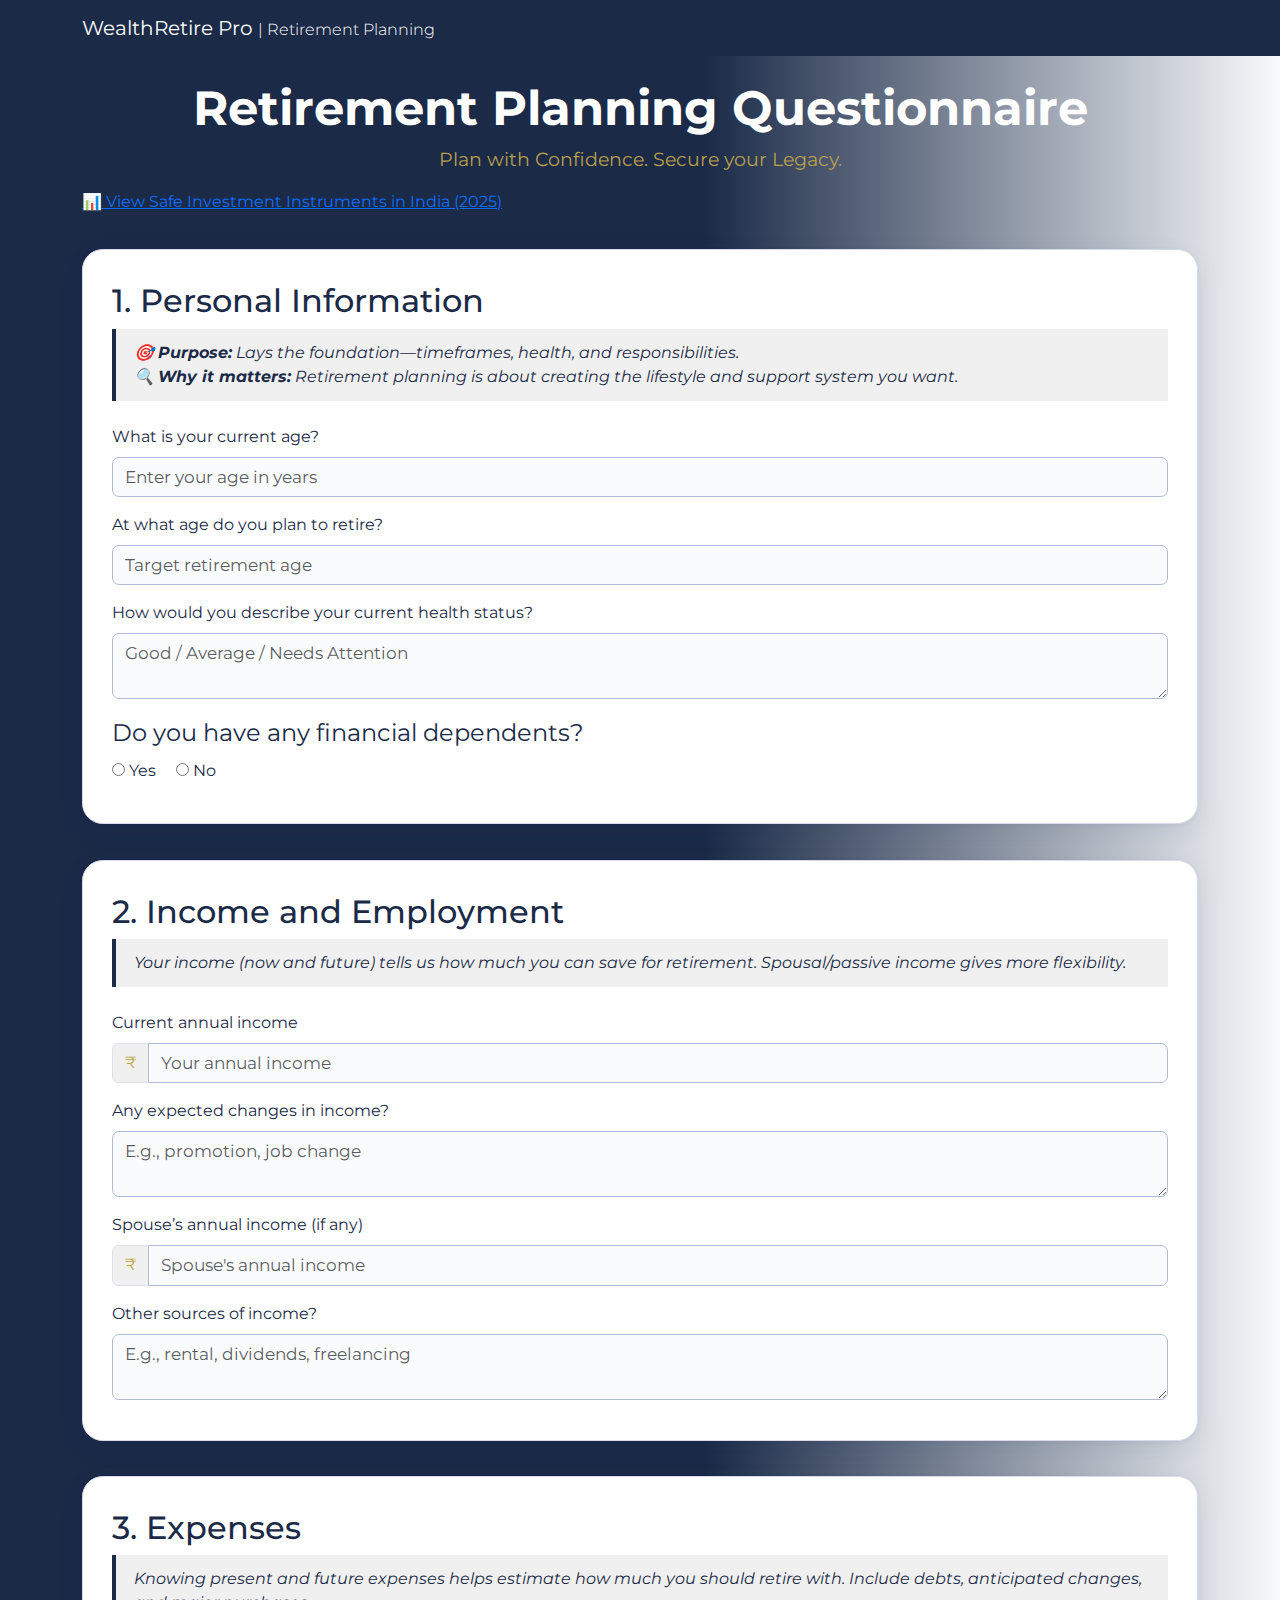
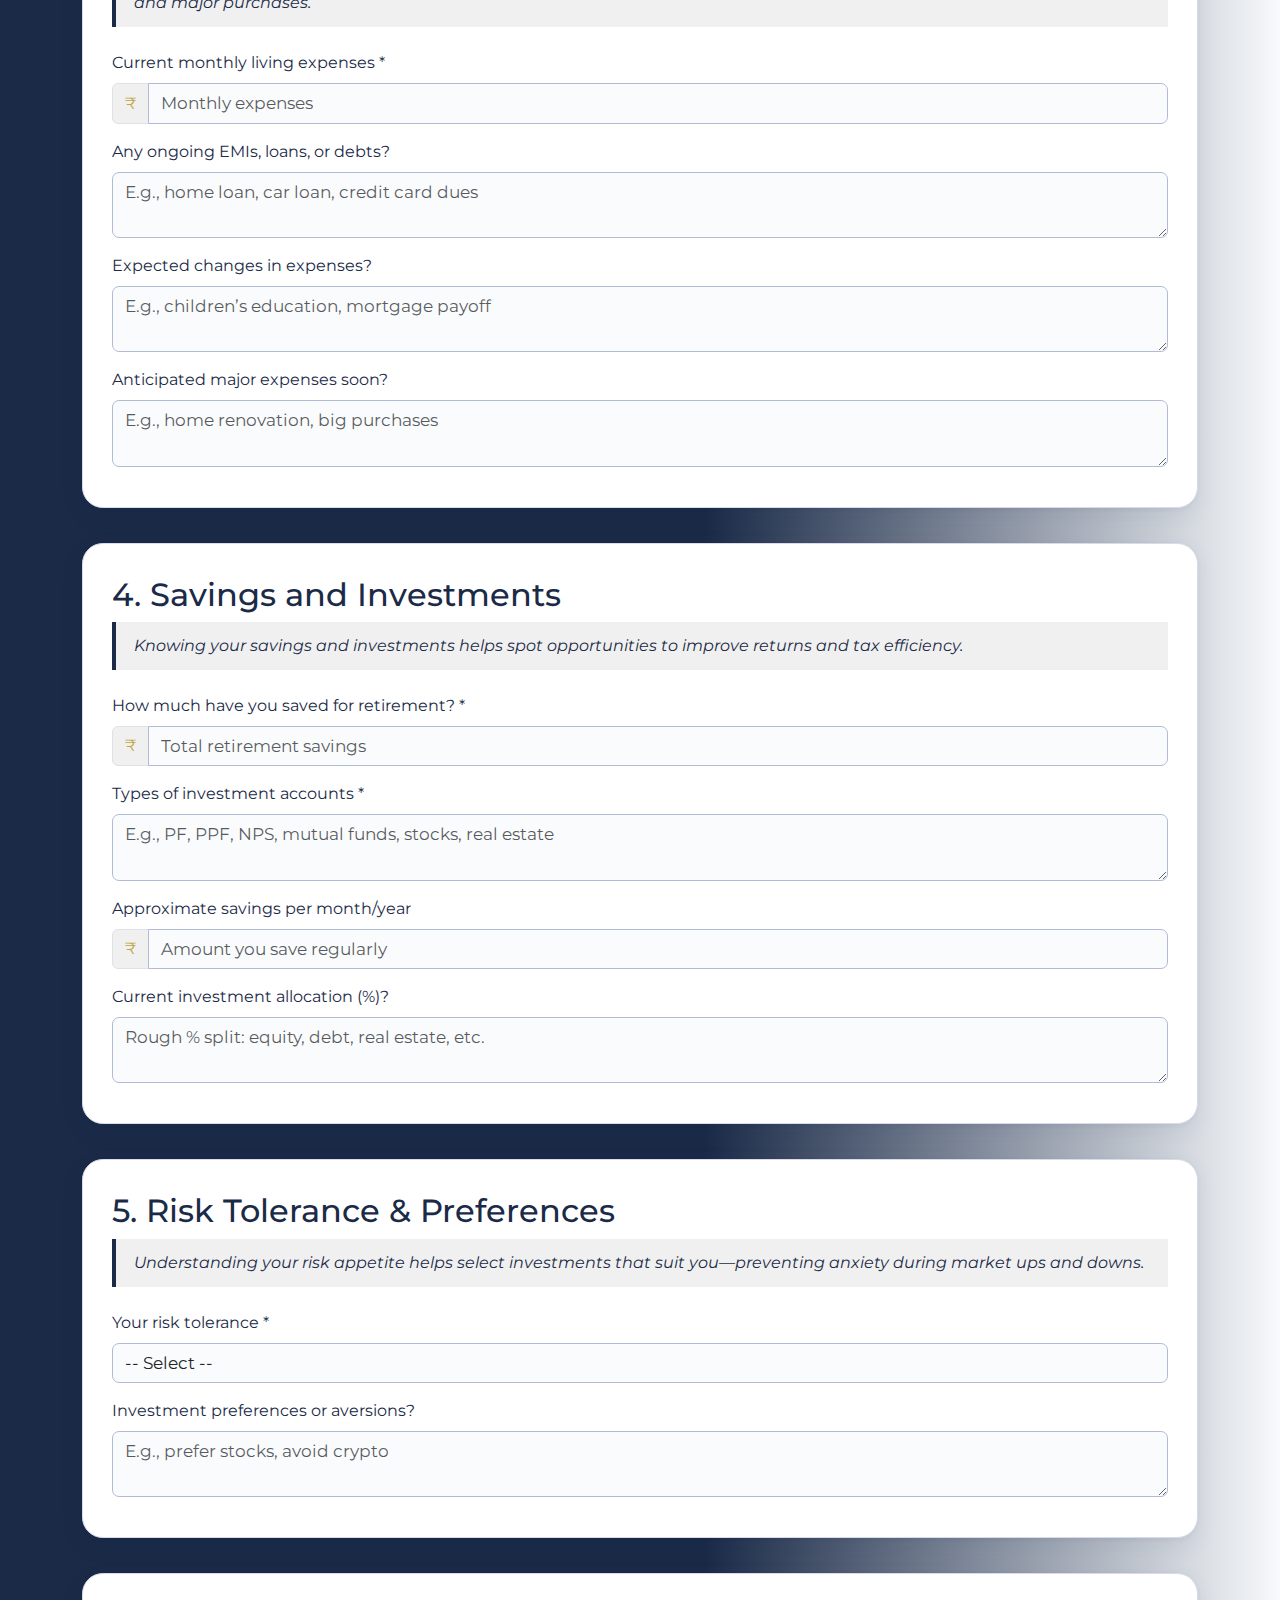
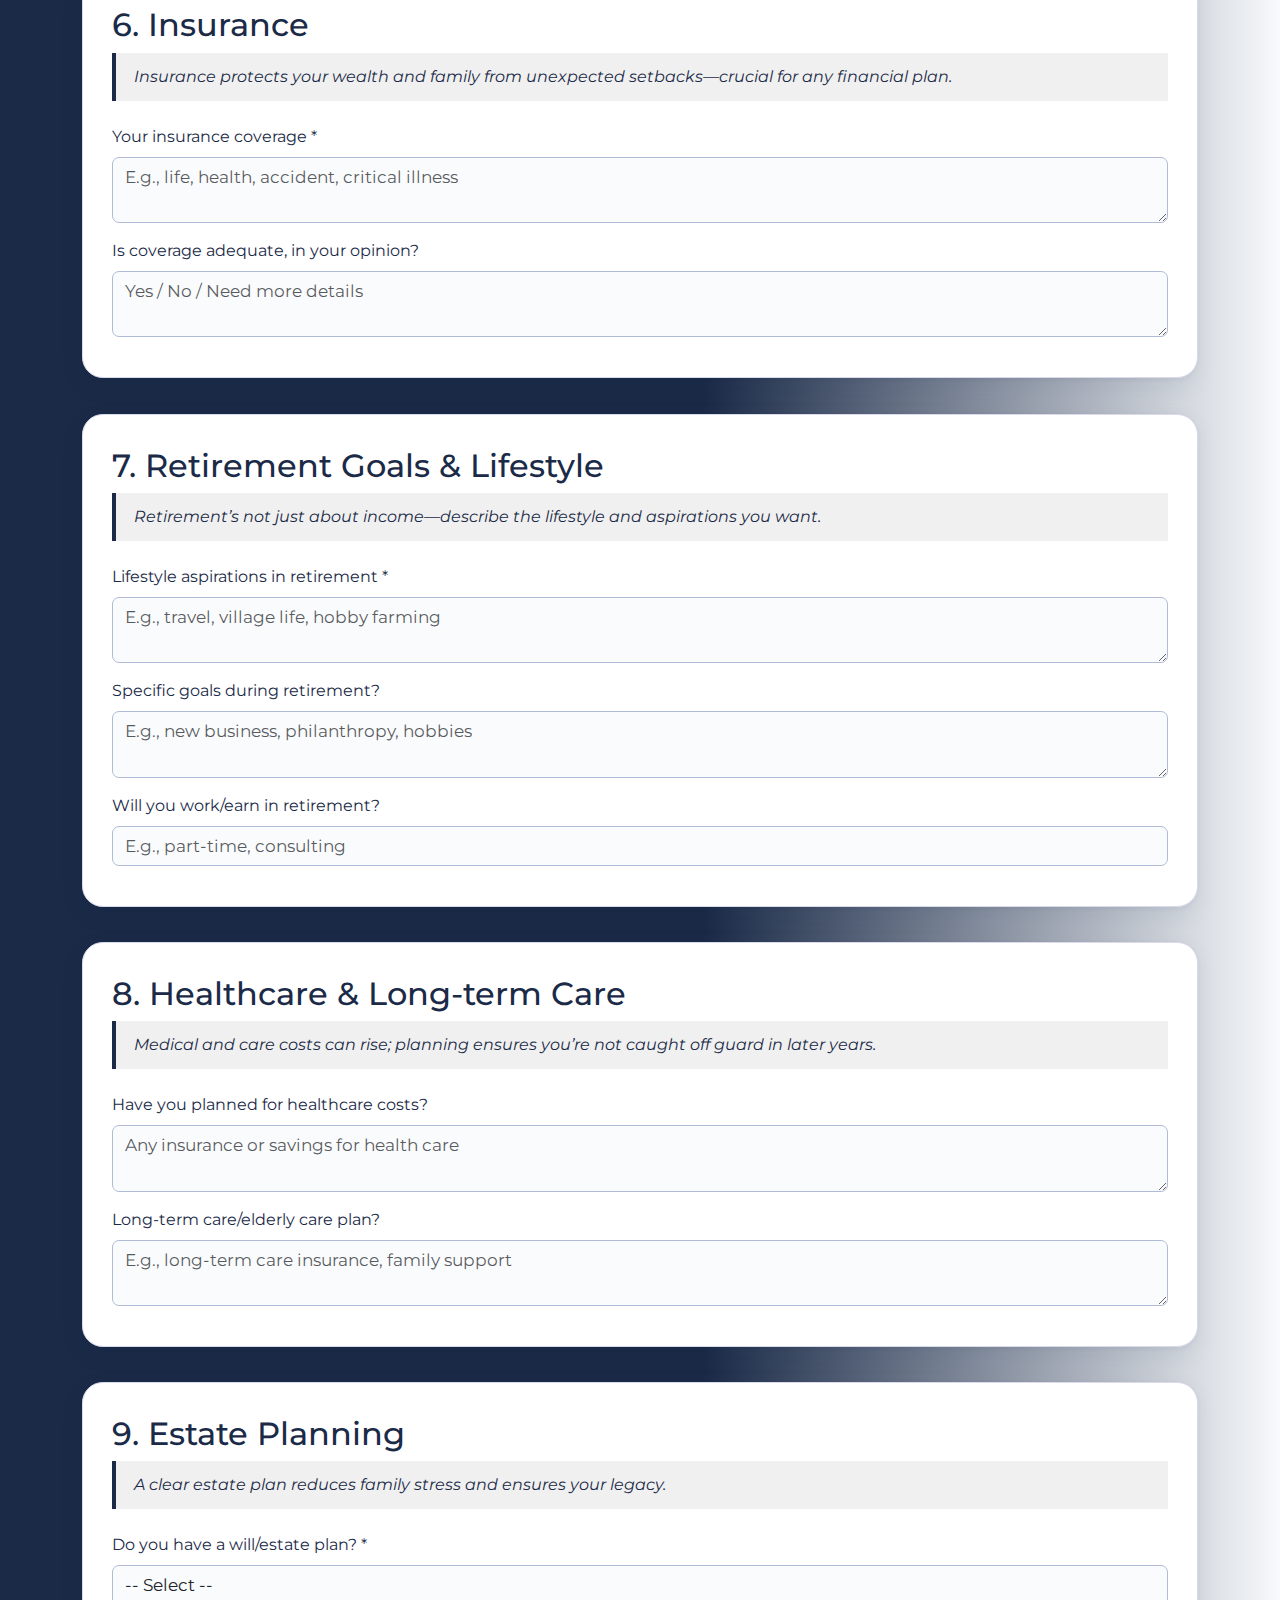
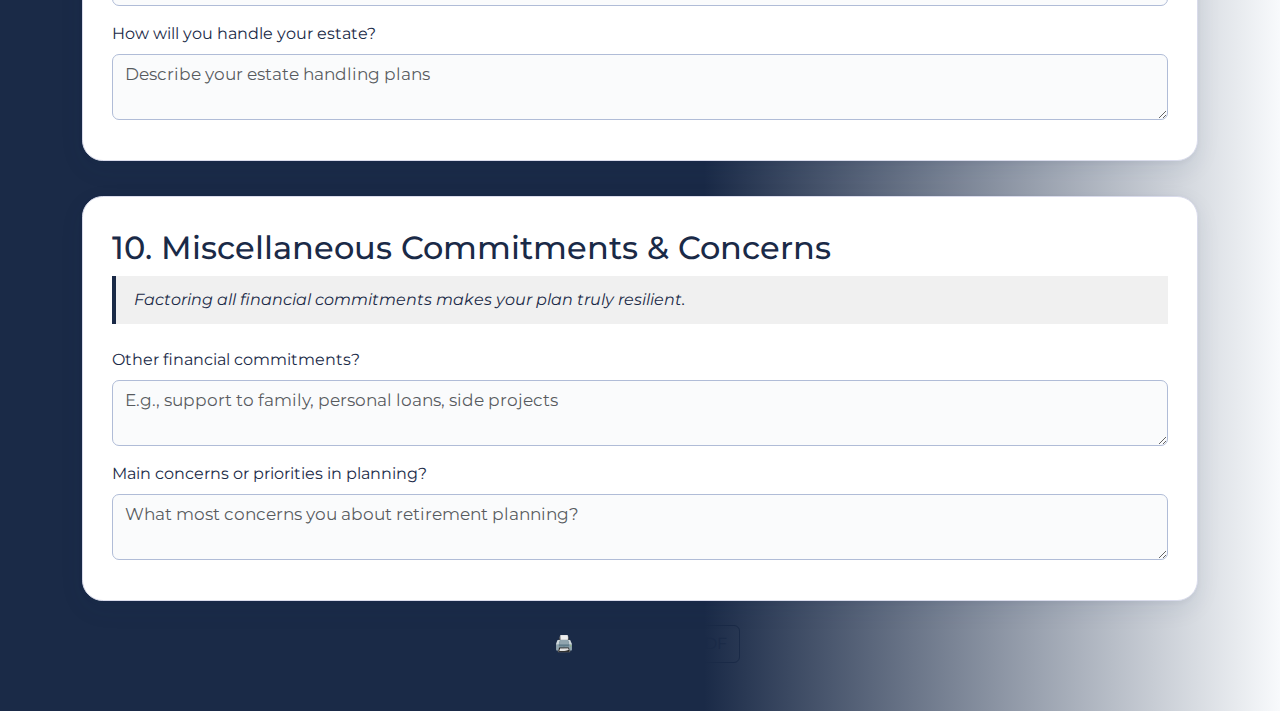
<file: index.html>
<!DOCTYPE html>
<html lang="en">
<head>
  <meta charset="UTF-8" />
  <meta name="viewport" content="width=device-width, initial-scale=1.0" />
  <title>Retirement Planning Questionnaire</title>
  <link href="https://cdn.jsdelivr.net/npm/bootstrap@5.3.0/dist/css/bootstrap.min.css" rel="stylesheet" />
  <link href="https://fonts.googleapis.com/css?family=Montserrat:400,600,700&display=swap" rel="stylesheet" />
  <style>
   body {
  background: linear-gradient(to right, #1a2a47 55%, #f8fafc 100%);
  font-family: 'Montserrat', Arial, sans-serif;
}
.navbar, .navbar-brand, .navbar-brand span {
  background: #1a2a47 !important;
  color: #fff !important;
}
h1 { color: #fff !important; }
h2.section-title {
  color: #1a2a47 !important;
  text-shadow: none !important;
}
.card.section-card {
  background: #fff;
  color: #1a2a47;
  border-radius: 1.3rem;
  box-shadow: 0 8px 24px rgba(23,54,93,0.08), 0 1.5px 5px rgba(23,54,93,0.045);
  border: 1.5px solid #d9dbeb;
  margin-top: 2.2rem;
  padding: 2em 1.8em 1.5em 1.8em;
}
.section-help-text {
  background: #f0f0f0;
  border-left: 4px solid #1a2a47;
  color: #1a2a47;
  font-size: 1em;
  padding: 12px 18px;
  margin-bottom: 1.5em;
  font-style: italic;
}
label.form-label { color: #1a2a47; }
.form-control, .form-select {
  border-radius: 7px;
  border: 1.3px solid #b0bcd7;
  background: #fafbfc;
  font-size: 1.09em;
  transition: box-shadow .2s;
}
.form-control:focus, .form-select:focus {
  box-shadow: 0 0 0 2px #f7c94844;
  border-color: #f7c948;
}
.input-group-text {
  background: #f0f0f0;
  color: #bfa741;
}
.btn-save, .btn-main {
  background: linear-gradient(94deg, #1a2a47 85%, #e4b847 120%);
  color: #fff !important;
  border: none;
  font-weight: 600;
}
.btn-outline-primary {
  border-color: #1a2a47;
  color: #1a2a47;
}
.btn-outline-primary:hover {
  background: #1a2a47;
  color: #fff;
}
@media print {
  .btn, .navbar, .section-help-text { display: none !important; }
  body { background: #fff !important; }
  .section-card { box-shadow: none; border-color: #999; }
  /* Force all text to solid black for printing */
  *, *:before, *:after {
    color: #000 !important;
    -webkit-print-color-adjust: exact !important;
    print-color-adjust: exact !important;
  }
}

  </style>
</head>
<body>
  <nav class="navbar navbar-expand-lg">
    <div class="container">
      <span class="navbar-brand">
        <span class="brand-highlight">WealthRetire Pro</span> <span style="font-size:1rem;font-weight:300;color:#fff;">| Retirement Planning</span>
      </span>
    </div>
  </nav>
  <div class="container my-4">
    <div class="text-center mb-2">
      <h1 class="display-5 fw-bold" style="color: #23375a;">Retirement Planning Questionnaire</h1>
      <p style="color: #ba9f4b; font-size:1.19rem;">Plan with Confidence. Secure your Legacy.</p>
    </div>
    <a href="Safe_Investments_India_2025_Final.html">📊 View Safe Investment Instruments in India (2025)</a>
    <form id="retirementForm">
      <!-- Section 1 -->
      <div class="card section-card">
        <h2 class="section-title">1. Personal Information</h2>
        <div class="section-help-text">
          🎯 <b>Purpose:</b> Lays the foundation—timeframes, health, and responsibilities.<br>
          🔍 <b>Why it matters:</b> Retirement planning is about creating the lifestyle and support system you want.
        </div>
        <div class="mb-3">
          <label class="form-label" for="currentAge">What is your current age?</label>
          <input type="number" min="0" step="1" class="form-control" name="currentAge" id="currentAge" required placeholder="Enter your age in years" />
        </div>
        <div class="mb-3">
          <label class="form-label" for="retirementAge">At what age do you plan to retire?</label>
          <input type="number" min="0" step="1" class="form-control" name="retirementAge" id="retirementAge" required placeholder="Target retirement age" />
        </div>
        <div class="mb-3">
          <label class="form-label" for="healthStatus">How would you describe your current health status?</label>
          <textarea class="form-control" name="healthStatus" id="healthStatus" required placeholder="Good / Average / Needs Attention"></textarea>
        </div>
        <fieldset class="mb-3">
          <legend class="form-label">Do you have any financial dependents?</legend>
          <div>
            <input type="radio" id="hasDependentsYes" name="hasDependents" value="Yes" required onclick="toggleDependents(true)" />
            <label for="hasDependentsYes">Yes</label>
            &nbsp;&nbsp;&nbsp;
            <input type="radio" id="hasDependentsNo" name="hasDependents" value="No" onclick="toggleDependents(false)" />
            <label for="hasDependentsNo">No</label>
          </div>
        </fieldset>
        <div id="dependentsSection" style="display: none;">
          <h5>Dependent Details</h5>
          <div id="dependentsContainer"></div>
          <button type="button" class="btn btn-outline-primary btn-sm mt-2" onclick="addDependent()">Add Dependent</button>
        </div>
      </div>
      <!-- Section 2 -->
      <div class="card section-card">
        <h2 class="section-title">2. Income and Employment</h2>
        <div class="section-help-text">
          Your income (now and future) tells us how much you can save for retirement. Spousal/passive income gives more flexibility.
        </div>
        <div class="mb-3">
          <label class="form-label" for="annualIncome">Current annual income</label>
          <div class="input-group">
            <span class="input-group-text">₹</span>
            <input type="number" min="0" step="any" class="form-control" name="annualIncome" id="annualIncome" required placeholder="Your annual income" />
          </div>
        </div>
        <div class="mb-3">
          <label class="form-label" for="futureIncomeChanges">Any expected changes in income?</label>
          <textarea class="form-control" name="futureIncomeChanges" id="futureIncomeChanges" placeholder="E.g., promotion, job change"></textarea>
        </div>
        <div class="mb-3">
          <label class="form-label" for="spouseIncome">Spouse’s annual income (if any)</label>
          <div class="input-group">
            <span class="input-group-text">₹</span>
            <input type="number" min="0" step="any" class="form-control" name="spouseIncome" id="spouseIncome" placeholder="Spouse's annual income" />
          </div>
        </div>
        <div class="mb-3">
          <label class="form-label" for="otherIncome">Other sources of income?</label>
          <textarea class="form-control" name="otherIncome" id="otherIncome" placeholder="E.g., rental, dividends, freelancing"></textarea>
        </div>
      </div>
      <!-- Section 3 -->
      <div class="card section-card">
        <h2 class="section-title">3. Expenses</h2>
        <div class="section-help-text">
          Knowing present and future expenses helps estimate how much you should retire with. Include debts, anticipated changes, and major purchases.
        </div>
        <div class="mb-3">
          <label class="form-label" for="monthlyExpenses">Current monthly living expenses *</label>
          <div class="input-group">
            <span class="input-group-text">₹</span>
            <input type="number" min="0" step="any" class="form-control" name="monthlyExpenses" id="monthlyExpenses" required placeholder="Monthly expenses" />
          </div>
        </div>
        <div class="mb-3">
          <label class="form-label" for="ongoingLoans">Any ongoing EMIs, loans, or debts?</label>
          <textarea class="form-control" name="ongoingLoans" id="ongoingLoans" rows="2" placeholder="E.g., home loan, car loan, credit card dues"></textarea>
        </div>
        <div class="mb-3">
          <label class="form-label" for="futureExpenseChange">Expected changes in expenses?</label>
          <textarea class="form-control" name="futureExpenseChange" id="futureExpenseChange" rows="2" placeholder="E.g., children’s education, mortgage payoff"></textarea>
        </div>
        <div class="mb-3">
          <label class="form-label" for="majorUpcomingExpenses">Anticipated major expenses soon?</label>
          <textarea class="form-control" name="majorUpcomingExpenses" id="majorUpcomingExpenses" rows="2" placeholder="E.g., home renovation, big purchases"></textarea>
        </div>
      </div>
      <!-- Section 4 -->
      <div class="card section-card">
        <h2 class="section-title">4. Savings and Investments</h2>
        <div class="section-help-text">
          Knowing your savings and investments helps spot opportunities to improve returns and tax efficiency.
        </div>
        <div class="mb-3">
          <label class="form-label" for="retirementSavings">How much have you saved for retirement? *</label>
          <div class="input-group">
            <span class="input-group-text">₹</span>
            <input type="number" min="0" step="any" class="form-control" name="retirementSavings" id="retirementSavings" required placeholder="Total retirement savings" />
          </div>
        </div>
        <div class="mb-3">
          <label class="form-label" for="investmentAccounts">Types of investment accounts *</label>
          <textarea class="form-control" name="investmentAccounts" id="investmentAccounts" rows="2" placeholder="E.g., PF, PPF, NPS, mutual funds, stocks, real estate"></textarea>
        </div>
        <div class="mb-3">
          <label class="form-label" for="savingsRate">Approximate savings per month/year</label>
          <div class="input-group">
            <span class="input-group-text">₹</span>
            <input type="number" min="0" step="any" class="form-control" name="savingsRate" id="savingsRate" placeholder="Amount you save regularly" />
          </div>
        </div>
        <div class="mb-3">
          <label class="form-label" for="investmentAllocation">Current investment allocation (%)?</label>
          <textarea class="form-control" name="investmentAllocation" id="investmentAllocation" rows="2" placeholder="Rough % split: equity, debt, real estate, etc."></textarea>
        </div>
      </div>
      <!-- Section 5 -->
      <div class="card section-card">
        <h2 class="section-title">5. Risk Tolerance & Preferences</h2>
        <div class="section-help-text">
          Understanding your risk appetite helps select investments that suit you—preventing anxiety during market ups and downs.
        </div>
        <div class="mb-3">
          <label class="form-label" for="riskTolerance">Your risk tolerance *</label>
          <select class="form-select" name="riskTolerance" id="riskTolerance" required>
            <option value="">-- Select --</option>
            <option value="Low">Low</option>
            <option value="Moderate">Moderate</option>
            <option value="High">High</option>
          </select>
        </div>
        <div class="mb-3">
          <label class="form-label" for="investmentPreferences">Investment preferences or aversions?</label>
          <textarea class="form-control" name="investmentPreferences" id="investmentPreferences" rows="2" placeholder="E.g., prefer stocks, avoid crypto"></textarea>
        </div>
      </div>
      <!-- Section 6 -->
      <div class="card section-card">
        <h2 class="section-title">6. Insurance</h2>
        <div class="section-help-text">
          Insurance protects your wealth and family from unexpected setbacks—crucial for any financial plan.
        </div>
        <div class="mb-3">
          <label class="form-label" for="insurancePolicies">Your insurance coverage *</label>
          <textarea class="form-control" name="insurancePolicies" id="insurancePolicies" rows="2" placeholder="E.g., life, health, accident, critical illness"></textarea>
        </div>
        <div class="mb-3">
          <label class="form-label" for="insuranceAdequacy">Is coverage adequate, in your opinion?</label>
          <textarea class="form-control" name="insuranceAdequacy" id="insuranceAdequacy" rows="2" placeholder="Yes / No / Need more details"></textarea>
        </div>
      </div>
      <!-- Section 7 -->
      <div class="card section-card">
        <h2 class="section-title">7. Retirement Goals & Lifestyle</h2>
        <div class="section-help-text">
          Retirement’s not just about income—describe the lifestyle and aspirations you want.
        </div>
        <div class="mb-3">
          <label class="form-label" for="retirementLifestyle">Lifestyle aspirations in retirement *</label>
          <textarea class="form-control" name="retirementLifestyle" id="retirementLifestyle" rows="2" placeholder="E.g., travel, village life, hobby farming"></textarea>
        </div>
        <div class="mb-3">
          <label class="form-label" for="retirementGoals">Specific goals during retirement?</label>
          <textarea class="form-control" name="retirementGoals" id="retirementGoals" rows="2" placeholder="E.g., new business, philanthropy, hobbies"></textarea>
        </div>
        <div class="mb-3">
          <label class="form-label" for="postRetirementIncome">Will you work/earn in retirement?</label>
          <input type="text" class="form-control" name="postRetirementIncome" id="postRetirementIncome" placeholder="E.g., part-time, consulting" />
        </div>
      </div>
      <!-- Section 8 -->
      <div class="card section-card">
        <h2 class="section-title">8. Healthcare & Long-term Care</h2>
        <div class="section-help-text">
          Medical and care costs can rise; planning ensures you’re not caught off guard in later years.
        </div>
        <div class="mb-3">
          <label class="form-label" for="healthcarePlanning">Have you planned for healthcare costs?</label>
          <textarea class="form-control" name="healthcarePlanning" id="healthcarePlanning" rows="2" placeholder="Any insurance or savings for health care"></textarea>
        </div>
        <div class="mb-3">
          <label class="form-label" for="longTermCarePlan">Long-term care/elderly care plan?</label>
          <textarea class="form-control" name="longTermCarePlan" id="longTermCarePlan" rows="2" placeholder="E.g., long-term care insurance, family support"></textarea>
        </div>
      </div>
      <!-- Section 9 -->
      <div class="card section-card">
        <h2 class="section-title">9. Estate Planning</h2>
        <div class="section-help-text">
          A clear estate plan reduces family stress and ensures your legacy.
        </div>
        <div class="mb-3">
          <label class="form-label" for="estatePlanStatus">Do you have a will/estate plan? *</label>
          <select class="form-select" name="estatePlanStatus" id="estatePlanStatus" required>
            <option value="">-- Select --</option>
            <option value="Yes">Yes</option>
            <option value="No">No</option>
            <option value="Planning to create one">Planning to create one</option>
          </select>
        </div>
        <div class="mb-3">
          <label class="form-label" for="estateHandling">How will you handle your estate?</label>
          <textarea class="form-control" name="estateHandling" id="estateHandling" rows="2" placeholder="Describe your estate handling plans"></textarea>
        </div>
      </div>
      <!-- Section 10 -->
      <div class="card section-card mb-4">
        <h2 class="section-title">10. Miscellaneous Commitments & Concerns</h2>
        <div class="section-help-text">
          Factoring all financial commitments makes your plan truly resilient.
        </div>
        <div class="mb-3">
          <label class="form-label" for="otherCommitments">Other financial commitments?</label>
          <textarea class="form-control" name="otherCommitments" id="otherCommitments" rows="2" placeholder="E.g., support to family, personal loans, side projects"></textarea>
        </div>
        <div class="mb-3">
          <label class="form-label" for="retirementConcerns">Main concerns or priorities in planning?</label>
          <textarea class="form-control" name="retirementConcerns" id="retirementConcerns" rows="2" placeholder="What most concerns you about retirement planning?"></textarea>
        </div>
      </div>
      <!-- Save/Print -->
      <div class="text-center mt-4 mb-5">
  
        <button type="button" class="btn btn-outline-primary" onclick="window.print()">🖨️ Print / Save as PDF</button>

      </div>
    </form>
  </div>
  <script>
    // Dependents section logic
    function toggleDependents(show) {
      const sec = document.getElementById('dependentsSection');
      if (sec) {
        sec.style.display = show ? 'block' : 'none';
        if (!show) document.getElementById('dependentsContainer').innerHTML = '';
      }
    }
    function addDependent() {
      const container = document.getElementById('dependentsContainer');
      const index = container.children.length;
      const html = `
        <div class="border rounded p-3 mb-3" role="group">
          <h6>Dependent ${index + 1}</h6>
          <div class="mb-2">
            <label class="form-label" for="dependentAge_${index}">Age</label>
            <input type="number" min="0" step="1" class="form-control" name="dependentAge[]" id="dependentAge_${index}" placeholder="Enter age"/>
          </div>
          <div class="mb-2">
            <label class="form-label" for="dependentSex_${index}">Sex</label>
            <select class="form-select" name="dependentSex[]" id="dependentSex_${index}">
              <option value="">-- Select --</option>
              <option value="Male">Male</option><option value="Female">Female</option><option value="Other">Other</option>
            </select>
          </div>
          <div class="mb-2">
            <label class="form-label" for="dependentRelation_${index}">Relationship</label>
            <input type="text" class="form-control" name="dependentRelation[]" id="dependentRelation_${index}" placeholder="E.g., child, parent"/>
          </div>
          <div class="mb-2">
            <label class="form-label" for="dependentNeeds_${index}">Special financial needs?</label>
            <textarea class="form-control" name="dependentNeeds[]" id="dependentNeeds_${index}" placeholder="E.g., education, healthcare"></textarea>
          </div>
        </div>
      `;
      container.insertAdjacentHTML('beforeend', html);
    }
    // Save as JSON logic
    function saveAsJSON() {
      const form = document.getElementById('retirementForm');
      const formData = new FormData(form);
      const json = {};
      formData.forEach((value, key) => {
        if (key.endsWith('[]')) {
          const cleanKey = key.slice(0, -2);
          if (!json[cleanKey]) json[cleanKey] = [];
          json[cleanKey].push(value);
        } else {
          if (json[key]) {
            if (!Array.isArray(json[key])) json[key] = [json[key]];
            json[key].push(value);
          } else {
            // Parse numbers for numeric fields
            if (["currentAge","retirementAge","annualIncome","spouseIncome","monthlyExpenses","retirementSavings","savingsRate"].includes(key)){
              const num = Number(value);
              json[key] = isNaN(num) ? value : num;
            } else {
              json[key] = value;
            }
          }
        }
      });
      const blob = new Blob([JSON.stringify(json, null, 2)], { type: 'application/json' });
      const link = document.createElement('a');
      link.href = URL.createObjectURL(blob);
      link.download = 'retirement_response.json';
</file>
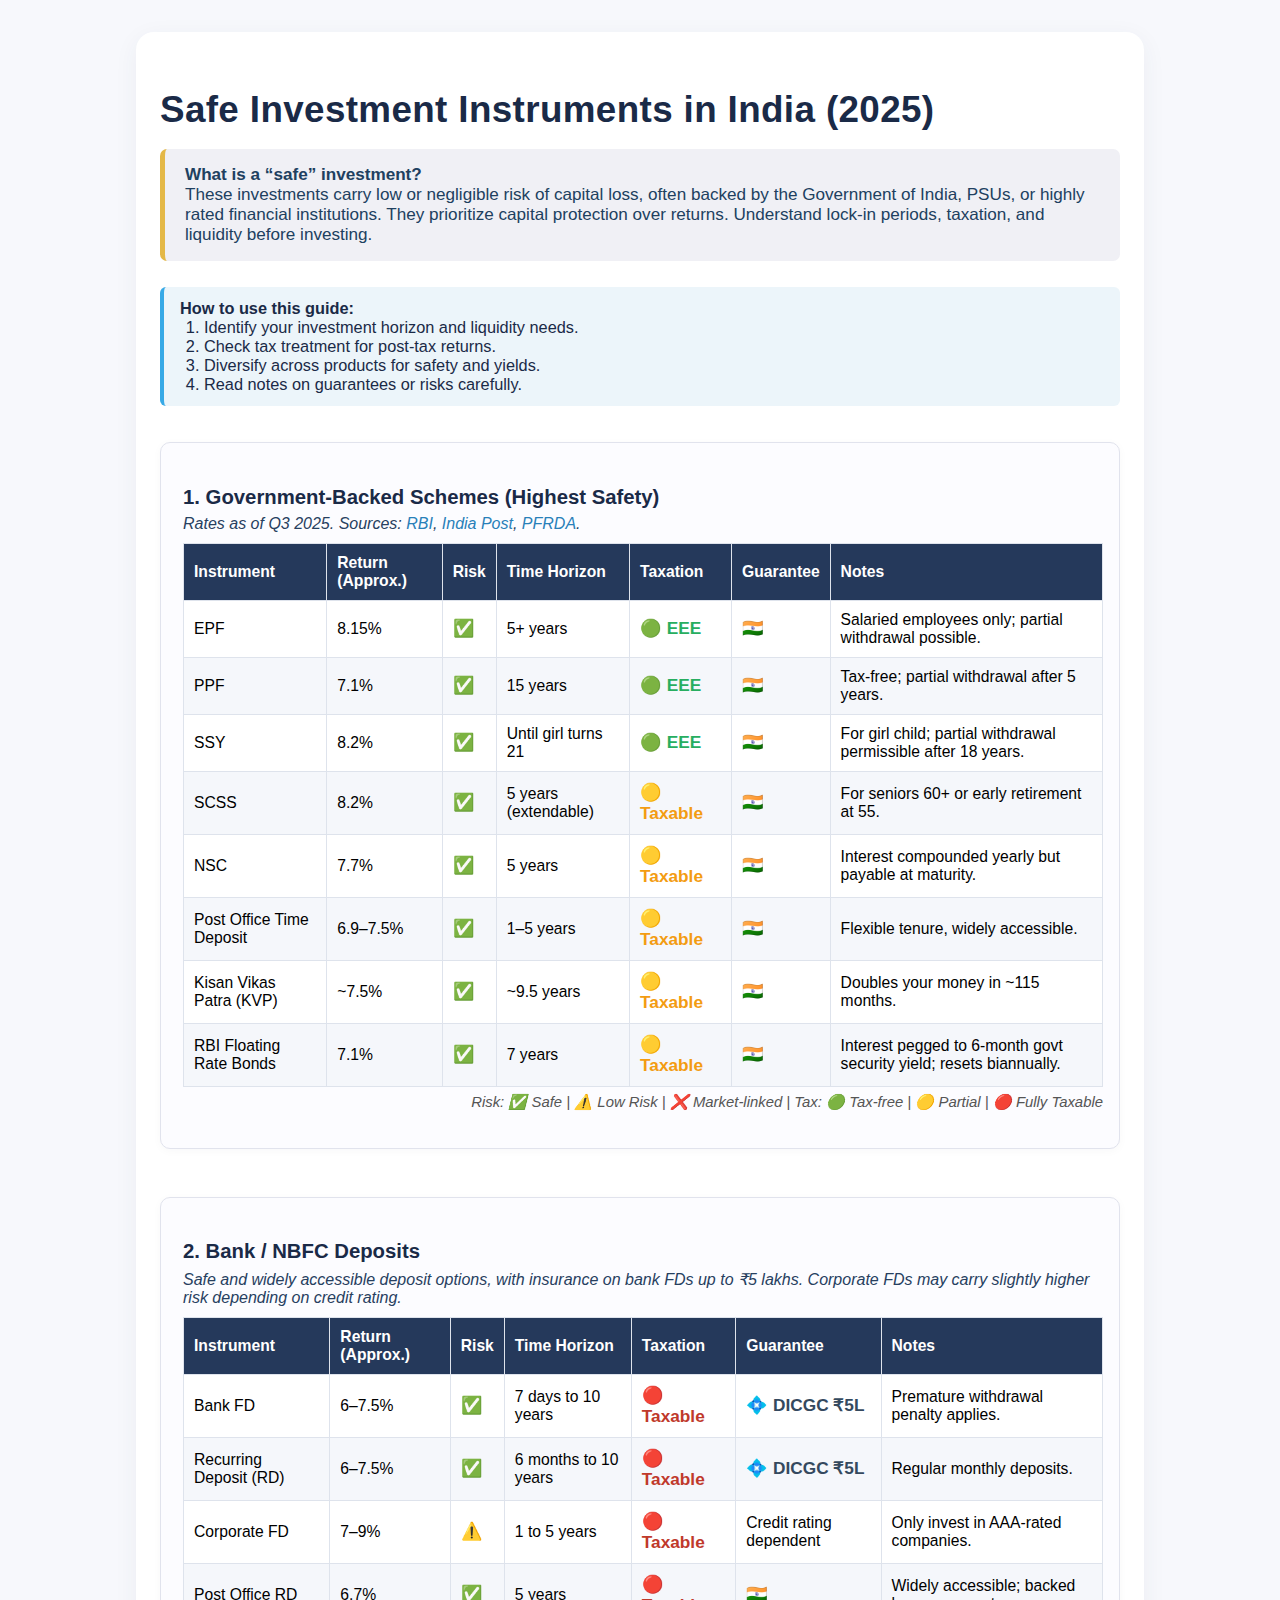
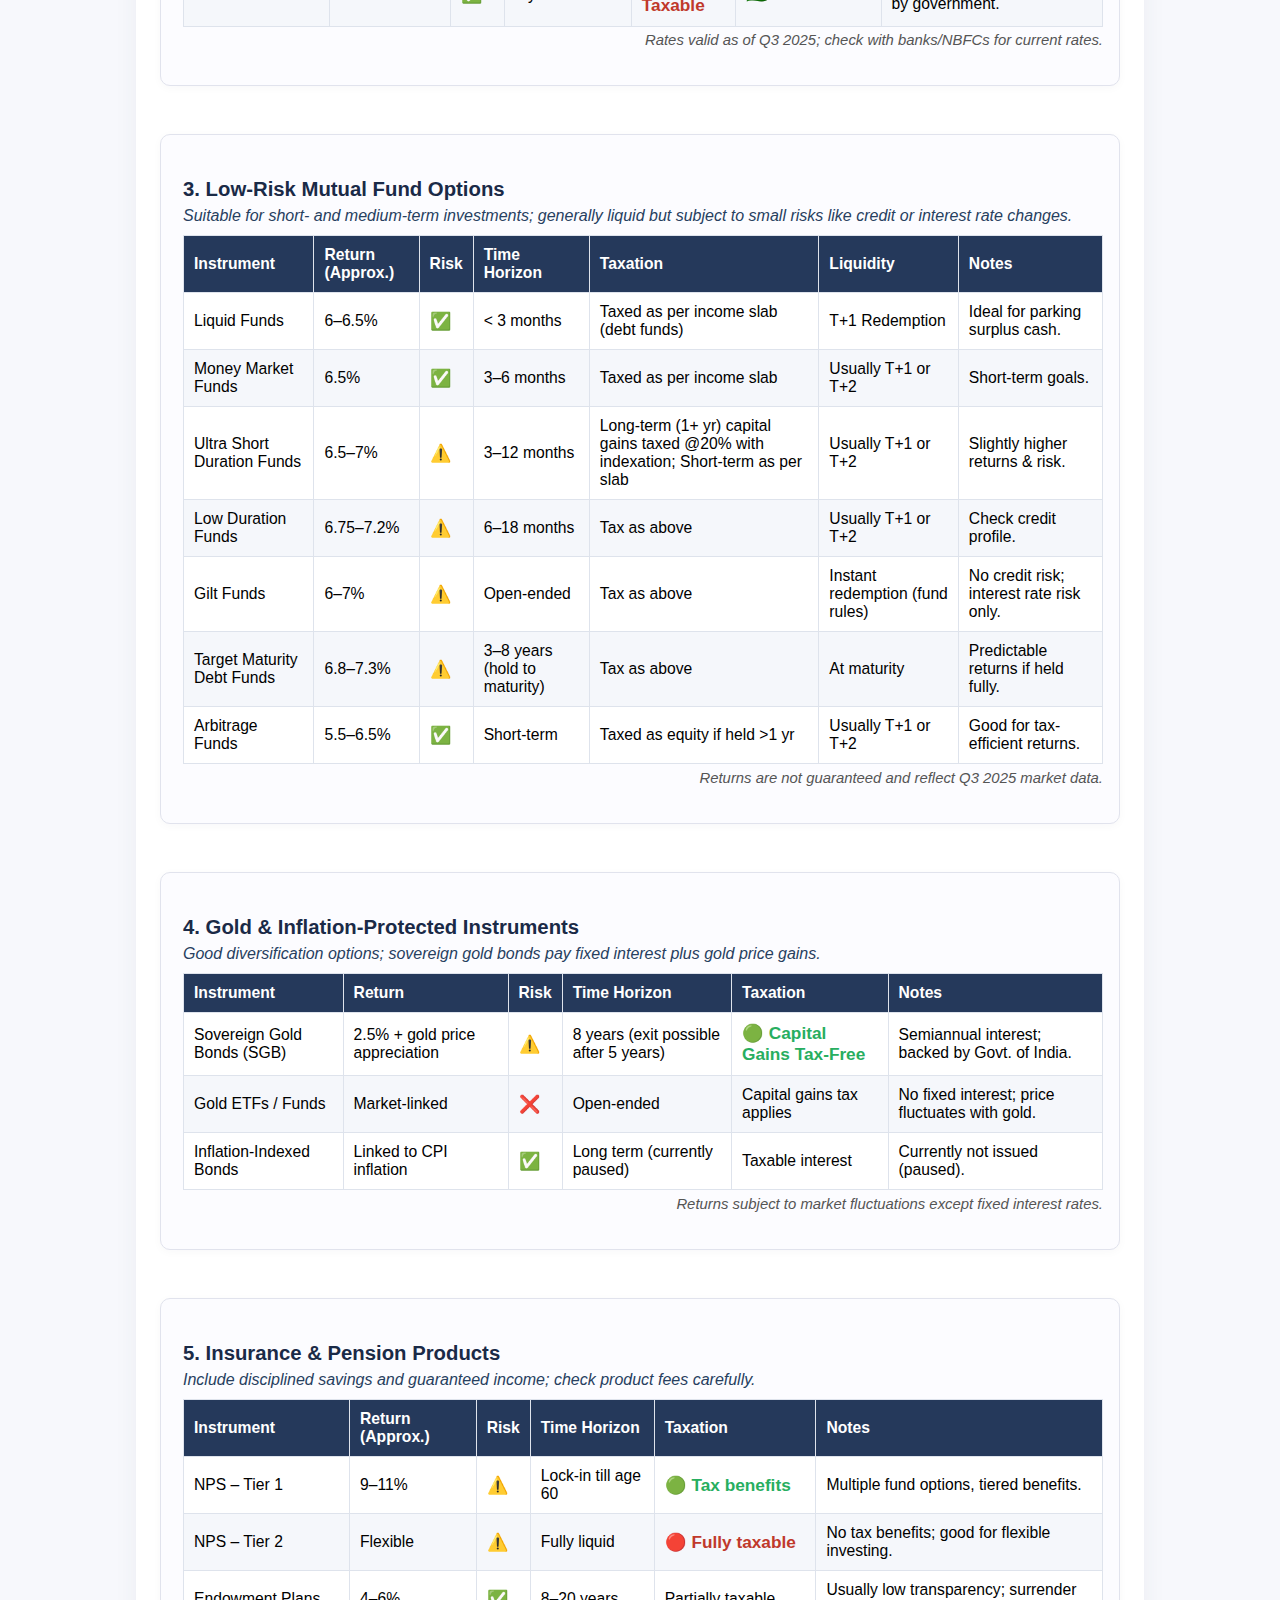
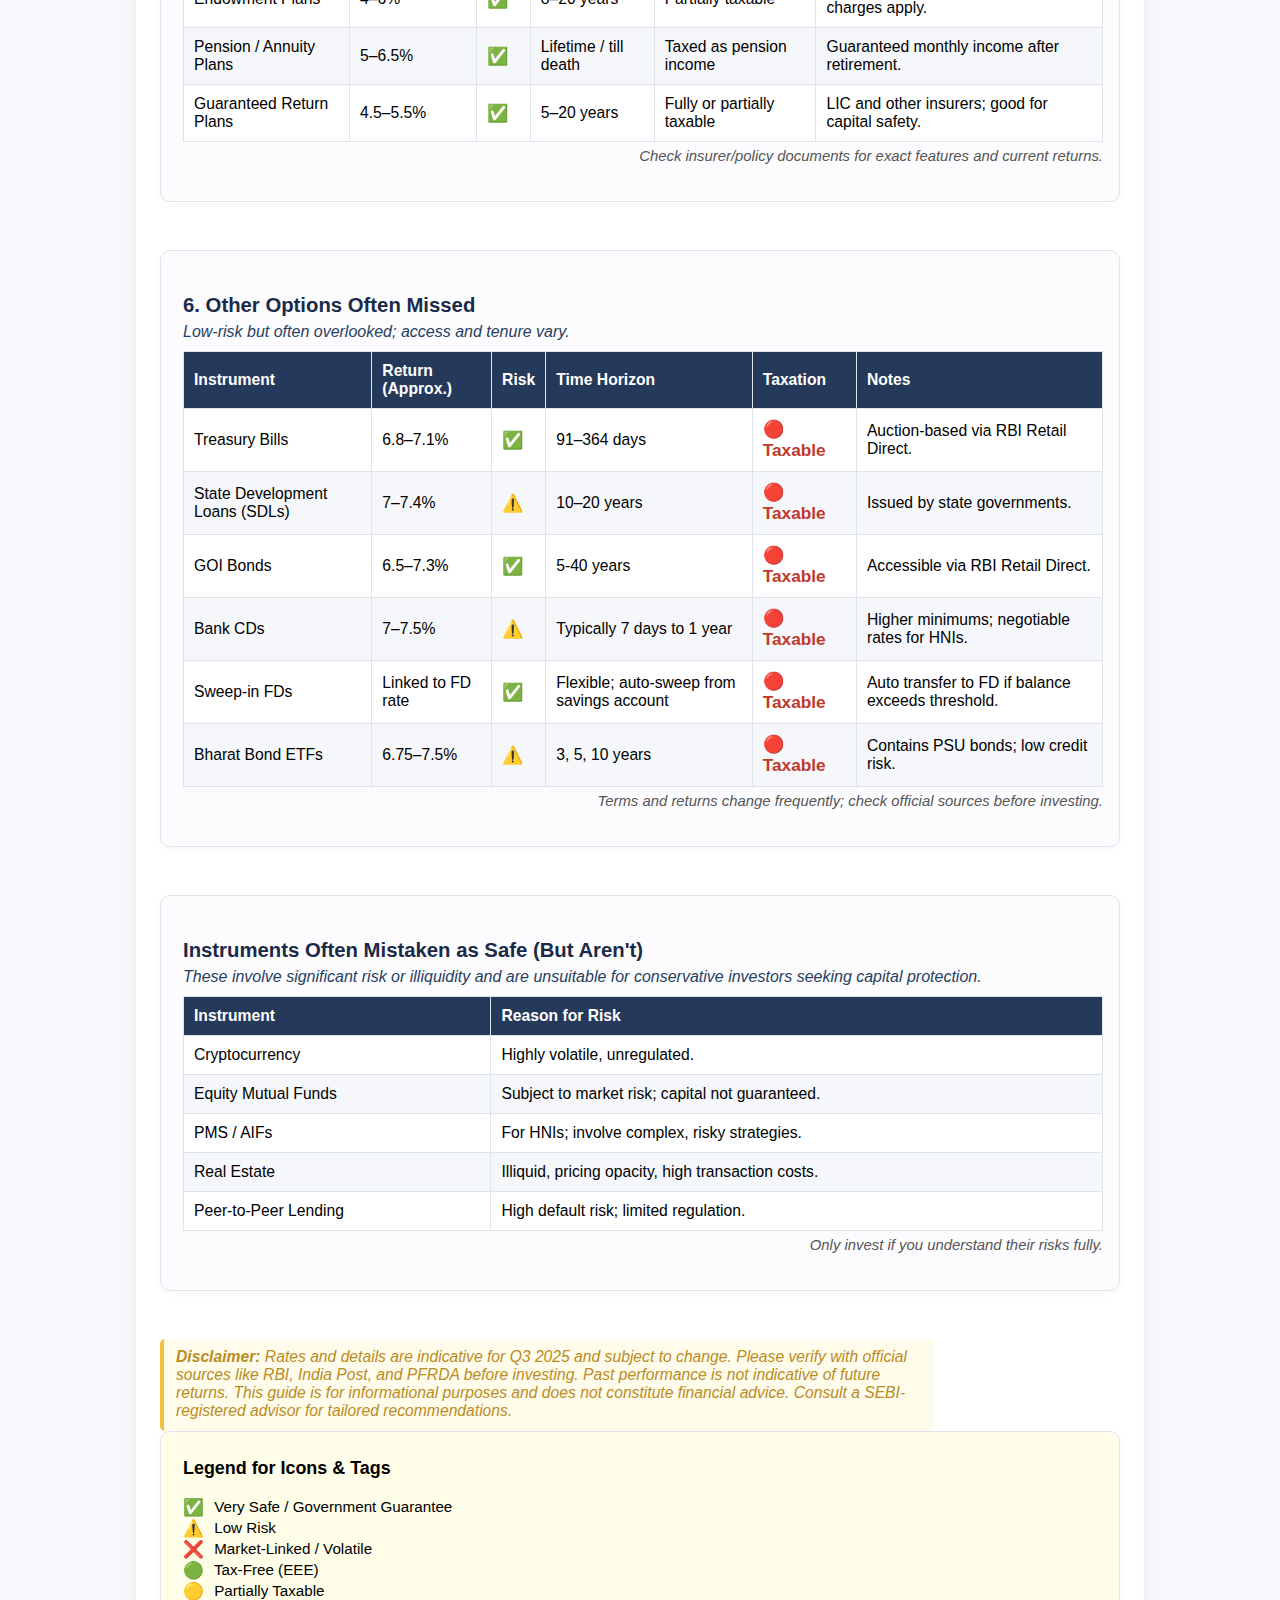
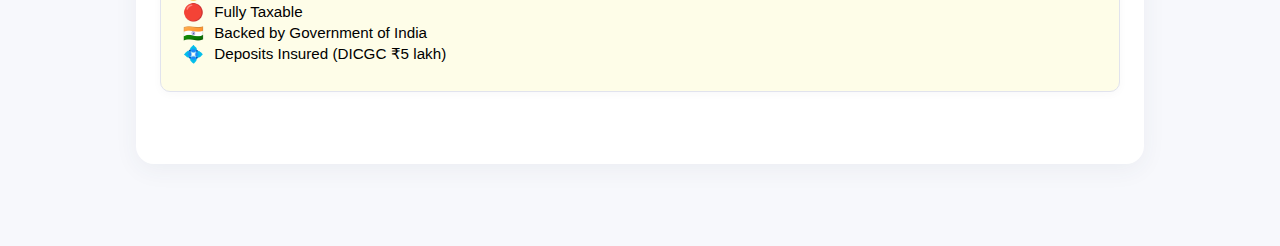
<file: Safe_Investments_India_2025_Final.html>
<!DOCTYPE html>
<html lang="en">

<head>
  <meta charset="UTF-8" />
  <meta name="viewport" content="width=device-width, initial-scale=1" />
  <title>Safe Investment Instruments in India (2025)</title>
  <style>
    body {
      font-family: 'Montserrat', Arial, sans-serif;
      background: #f7f8fc;
      padding: 0 0 50px 0;
      margin: 0;
    }

    .container {
      max-width: 960px;
      margin: 32px auto;
      background: #fff;
      border-radius: 18px;
      box-shadow: 0 6px 24px rgba(44, 62, 80, 0.06);
      padding: 32px 24px 24px 24px;
    }

    h1 {
      color: #1a2a47;
      font-size: 2.3em;
      margin-bottom: 0.5em;
      letter-spacing: 0.01em;
    }

    .intro {
      background: #f0f0f5;
      border-left: 5px solid #e4b847;
      color: #204060;
      font-size: 1.07em;
      padding: 16px 20px;
      margin-bottom: 1.5em;
      border-radius: 7px;
    }

    .usage-guide {
      margin-bottom: 36px;
      color: #1a2a47;
      background: #ecf5fa;
      border-left: 4px solid #37a9e6;
      padding: 12px 16px;
      border-radius: 6px;
      font-size: 1.02em;
    }

    .usage-guide ol {
      margin: 0 0 0 24px;
      padding: 0;
    }

    .section {
      margin-bottom: 48px;
      border: 1px solid #e1e3ed;
      border-radius: 10px;
      background: #fcfcff;
      box-shadow: 0 2px 10px rgba(29, 47, 71, 0.03);
      padding: 26px 16px 26px 22px;
    }

    h2 {
      color: #1a2a47;
      margin-bottom: 0.3em;
      font-size: 1.27em;
    }

    .section-desc {
      font-style: italic;
      color: #274060;
      margin-bottom: 10px;
    }

    table {
      width: 100%;
      border-collapse: collapse;
      margin-bottom: 0.7em;
      background: #fff;
      font-size: .98em;
    }

    caption {
      caption-side: bottom;
      font-size: 0.95em;
      color: #555;
      text-align: right;
      margin-top: 0.4em;
      font-style: italic;
    }

    th,
    td {
      border: 1px solid #dee3ec;
      padding: 10px;
      text-align: left;
      vertical-align: middle;
    }

    th {
      background-color: #25395b;
      color: #fff;
      font-weight: 600;
    }

    tr:nth-child(even) {
      background-color: #f5f7fb;
    }

    .note {
      font-size: 0.97em;
      color: #8b846c;
      margin: 8px 0 0 0;
    }

    /* Icons styling */
    .icon {
      font-size: 1.1em;
      vertical-align: middle;
      margin-right: 6px;
    }

    .icon.safe {
      color: #2ecc71; /* green */
      font-weight: bold;
    }

    .icon.low-risk {
      color: #f1c40f; /* yellow */
      font-weight: bold;
    }

    .icon.market-linked {
      color: #e74c3c; /* red */
      font-weight: bold;
    }

    .icon.tax-free {
      color: #27ae60;
      font-weight: 600;
    }

    .icon.partial-tax {
      color: #f39c12;
      font-weight: 600;
    }

    .icon.taxable {
      color: #c0392b;
      font-weight: 600;
    }

    .icon.govt {
      color: #2980b9;
      font-weight: 700;
    }

    .icon.insurance {
      color: #34495e;
      font-weight: 700;
    }

    a {
      color: #2980b9;
      text-decoration: none;
    }

    a:hover,
    a:focus {
      text-decoration: underline;
    }

    @media (max-width: 700px) {
      .container {
        padding: 10px 2px;
      }

      table,
      thead,
      tbody,
      th,
      td,
      tr {
        display: block;
      }

      table {
        border: none;
      }

      tr {
        margin-bottom: 0.9em;
        background: none !important;
        border-radius: 5px;
        box-shadow: 0 2px 6px rgba(44, 62, 80, 0.08);
        padding: 12px;
      }

      th,
      td {
        border: none;
        padding: 7px 11px;
      }

      th {
        background: #25395b;
        color: #fff;
        border-radius: 4px 4px 0 0;
      }

      td {
        background: #f7f8fc;
        color: #1a2a47;
      }

      caption {
        text-align: left;
      }
    }

    .disclaimer {
      color: #ba8b1f;
      font-size: 0.98em;
      font-style: italic;
      margin-top: 32px;
      padding: 9px 18px 11px 12px;
      background: #FFFCEB;
      border-left: 4px solid #efc23a;
      border-radius: 5px;
      max-width: 740px;
    }

    /* Accessibility: focus styles on links */
    a:focus-visible {
      outline: 3px dashed #2980b9;
      outline-offset: 3px;
    }
  </style>
</head>

<body>
  <div class="container" role="main" aria-label="Safe Investment Instruments in India 2025">
    <h1>Safe Investment Instruments in India (2025)</h1>

    <div class="intro" role="region" aria-label="Introduction">
      <strong>What is a “safe” investment?</strong><br />
      These investments carry low or negligible risk of capital loss, often backed by the Government of India, PSUs, or highly rated financial
      institutions. They prioritize capital protection over returns. Understand lock-in periods, taxation, and liquidity before investing.
    </div>

    <div class="usage-guide" role="region" aria-label="Usage Guide">
      <b>How to use this guide:</b>
      <ol>
        <li>Identify your investment horizon and liquidity needs.</li>
        <li>Check tax treatment for post-tax returns.</li>
        <li>Diversify across products for safety and yields.</li>
        <li>Read notes on guarantees or risks carefully.</li>
      </ol>
    </div>

    <!-- Section 1 -->
    <div class="section" role="region" aria-label="Government-Backed Schemes">
      <h2>1. Government-Backed Schemes (Highest Safety)</h2>
      <div class="section-desc">
        Rates as of Q3 2025. Sources: 
        <a href="https://rbi.org.in/" target="_blank" rel="noopener noreferrer">RBI</a>, 
        <a href="https://www.indiapost.gov.in/" target="_blank" rel="noopener noreferrer">India Post</a>, 
        <a href="https://www.pfrda.org.in/" target="_blank" rel="noopener noreferrer">PFRDA</a>.
      </div>
      <table aria-describedby="government-backed-caption">
        <caption id="government-backed-caption">Risk: ✅ Safe | ⚠️ Low Risk | ❌ Market-linked | Tax: 🟢 Tax-free | 🟡 Partial | 🔴 Fully Taxable</caption>
        <thead>
          <tr>
            <th scope="col">Instrument</th>
            <th scope="col">Return (Approx.)</th>
            <th scope="col">Risk</th>
            <th scope="col">Time Horizon</th>
            <th scope="col">Taxation</th>
            <th scope="col">Guarantee</th>
            <th scope="col">Notes</th>
          </tr>
        </thead>
        <tbody>
          <tr>
            <td>EPF</td>
            <td>8.15%</td>
            <td><span class="icon safe" title="Very Safe">✅</span></td>
            <td>5+ years</td>
            <td><span class="icon tax-free" title="EEE: Exempt-Exempt-Exempt">🟢 EEE</span></td>
            <td><span class="icon govt" title="Government of India Backed">🇮🇳</span></td>
            <td>Salaried employees only; partial withdrawal possible.</td>
          </tr>
          <tr>
            <td>PPF</td>
            <td>7.1%</td>
            <td><span class="icon safe" title="Very Safe">✅</span></td>
            <td>15 years</td>
            <td><span class="icon tax-free" title="EEE: Exempt-Exempt-Exempt">🟢 EEE</span></td>
            <td><span class="icon govt" title="Government of India Backed">🇮🇳</span></td>
            <td>Tax-free; partial withdrawal after 5 years.</td>
          </tr>
          <tr>
            <td>SSY</td>
            <td>8.2%</td>
            <td><span class="icon safe" title="Very Safe">✅</span></td>
            <td>Until girl turns 21</td>
            <td><span class="icon tax-free" title="EEE Benefit">🟢 EEE</span></td>
            <td><span class="icon govt" title="Government of India Backed">🇮🇳</span></td>
            <td>For girl child; partial withdrawal permissible after 18 years.</td>
          </tr>
          <tr>
            <td>SCSS</td>
            <td>8.2%</td>
            <td><span class="icon safe" title="Very Safe">✅</span></td>
            <td>5 years (extendable)</td>
            <td><span class="icon partial-tax" title="Interest taxable">🟡 Taxable</span></td>
            <td><span class="icon govt" title="Government of India Backed">🇮🇳</span></td>
            <td>For seniors 60+ or early retirement at 55.</td>
          </tr>
          <tr>
            <td>NSC</td>
            <td>7.7%</td>
            <td><span class="icon safe" title="Very Safe">✅</span></td>
            <td>5 years</td>
            <td><span class="icon partial-tax" title="Interest taxable">🟡 Taxable</span></td>
            <td><span class="icon govt" title="Government of India Backed">🇮🇳</span></td>
            <td>Interest compounded yearly but payable at maturity.</td>
          </tr>
          <tr>
            <td>Post Office Time Deposit</td>
            <td>6.9–7.5%</td>
            <td><span class="icon safe" title="Very Safe">✅</span></td>
            <td>1–5 years</td>
            <td><span class="icon partial-tax" title="Interest taxable">🟡 Taxable</span></td>
            <td><span class="icon govt" title="Government of India Backed">🇮🇳</span></td>
            <td>Flexible tenure, widely accessible.</td>
          </tr>
          <tr>
            <td>Kisan Vikas Patra (KVP)</td>
            <td>~7.5%</td>
            <td><span class="icon safe" title="Very Safe">✅</span></td>
            <td>~9.5 years</td>
            <td><span class="icon partial-tax" title="Interest taxable at maturity">🟡 Taxable</span></td>
            <td><span class="icon govt" title="Government of India Backed">🇮🇳</span></td>
            <td>Doubles your money in ~115 months.</td>
          </tr>
          <tr>
            <td>RBI Floating Rate Bonds</td>
            <td>7.1%</td>
            <td><span class="icon safe" title="Very Safe">✅</span></td>
            <td>7 years</td>
            <td><span class="icon partial-tax" title="Interest taxable">🟡 Taxable</span></td>
            <td><span class="icon govt" title="Government of India Backed">🇮🇳</span></td>
            <td>Interest pegged to 6-month govt security yield; resets biannually.</td>
          </tr>
        </tbody>
      </table>
    </div>

    <!-- Section 2 -->
    <div class="section" role="region" aria-label="Bank and NBFC Deposits">
      <h2>2. Bank / NBFC Deposits</h2>
      <div class="section-desc">
        Safe and widely accessible deposit options, with insurance on bank FDs up to ₹5 lakhs. Corporate FDs may carry slightly higher risk depending on credit rating.
      </div>
      <table aria-describedby="bank-deposits-caption">
        <caption id="bank-deposits-caption">Rates valid as of Q3 2025; check with banks/NBFCs for current rates.</caption>
        <thead>
          <tr>
            <th scope="col">Instrument</th>
            <th scope="col">Return (Approx.)</th>
            <th scope="col">Risk</th>
            <th scope="col">Time Horizon</th>
            <th scope="col">Taxation</th>
            <th scope="col">Guarantee</th>
            <th scope="col">Notes</th>
          </tr>
        </thead>
        <tbody>
          <tr>
            <td>Bank FD</td>
            <td>6–7.5%</td>
            <td><span class="icon safe" title="Very Safe">✅</span></td>
            <td>7 days to 10 years</td>
            <td><span class="icon taxable" title="Fully taxable">🔴 Taxable</span></td>
            <td><span class="icon insurance" title="DICGC insured ₹5 lakh">💠 DICGC ₹5L</span></td>
            <td>Premature withdrawal penalty applies.</td>
          </tr>
          <tr>
            <td>Recurring Deposit (RD)</td>
            <td>6–7.5%</td>
            <td><span class="icon safe" title="Very Safe">✅</span></td>
            <td>6 months to 10 years</td>
            <td><span class="icon taxable" title="Fully taxable">🔴 Taxable</span></td>
            <td><span class="icon insurance" title="DICGC insured ₹5 lakh">💠 DICGC ₹5L</span></td>
            <td>Regular monthly deposits.</td>
          </tr>
          <tr>
            <td>Corporate FD</td>
            <td>7–9%</td>
            <td><span class="icon low-risk" title="Low to Moderate Risk">⚠️</span></td>
            <td>1 to 5 years</td>
            <td><span class="icon taxable" title="Fully taxable">🔴 Taxable</span></td>
            <td>Credit rating dependent</td>
            <td>Only invest in AAA-rated companies.</td>
          </tr>
          <tr>
            <td>Post Office RD</td>
            <td>6.7%</td>
            <td><span class="icon safe" title="Very Safe">✅</span></td>
            <td>5 years</td>
            <td><span class="icon taxable" title="Fully taxable">🔴 Taxable</span></td>
            <td><span class="icon govt" title="Government of India Backed">🇮🇳</span></td>
            <td>Widely accessible; backed by government.</td>
          </tr>
        </tbody>
      </table>
    </div>

    <!-- Section 3 -->
    <div class="section" role="region" aria-label="Low Risk Mutual Fund Options">
      <h2>3. Low-Risk Mutual Fund Options</h2>
      <div class="section-desc">
        Suitable for short- and medium-term investments; generally liquid but subject to small risks like credit or interest rate changes.
      </div>
      <table aria-describedby="mutual-funds-caption">
        <caption id="mutual-funds-caption">Returns are not guaranteed and reflect Q3 2025 market data.</caption>
        <thead>
          <tr>
            <th scope="col">Instrument</th>
            <th scope="col">Return (Approx.)</th>
            <th scope="col">Risk</th>
            <th scope="col">Time Horizon</th>
            <th scope="col">Taxation</th>
            <th scope="col">Liquidity</th>
            <th scope="col">Notes</th>
          </tr>
        </thead>
        <tbody>
          <tr>
            <td>Liquid Funds</td>
            <td>6–6.5%</td>
            <td><span class="icon safe" title="Very Low Risk">✅</span></td>
            <td>&lt; 3 months</td>
            <td>Taxed as per income slab (debt funds)</td>
            <td>T+1 Redemption</td>
            <td>Ideal for parking surplus cash.</td>
          </tr>
          <tr>
            <td>Money Market Funds</td>
            <td>6.5%</td>
            <td><span class="icon safe" title="Very Low Risk">✅</span></td>
            <td>3–6 months</td>
            <td>Taxed as per income slab</td>
            <td>Usually T+1 or T+2</td>
            <td>Short-term goals.</td>
          </tr>
          <tr>
            <td>Ultra Short Duration Funds</td>
            <td>6.5–7%</td>
            <td><span class="icon low-risk" title="Low Risk">⚠️</span></td>
            <td>3–12 months</td>
            <td>Long-term (1+ yr) capital gains taxed @20% with indexation; Short-term as per slab</td>
            <td>Usually T+1 or T+2</td>
            <td>Slightly higher returns & risk.</td>
          </tr>
          <tr>
            <td>Low Duration Funds</td>
            <td>6.75–7.2%</td>
            <td><span class="icon low-risk" title="Low Risk">⚠️</span></td>
            <td>6–18 months</td>
            <td>Tax as above</td>
            <td>Usually T+1 or T+2</td>
            <td>Check credit profile.</td>
          </tr>
          <tr>
            <td>Gilt Funds</td>
            <td>6–7%</td>
            <td><span class="icon low-risk" title="Low Risk (interest rate risk)">⚠️</span></td>
            <td>Open-ended</td>
            <td>Tax as above</td>
            <td>Instant redemption (fund rules)</td>
            <td>No credit risk; interest rate risk only.</td>
          </tr>
          <tr>
            <td>Target Maturity Debt Funds</td>
            <td>6.8–7.3%</td>
            <td><span class="icon low-risk" title="Low Risk">⚠️</span></td>
            <td>3–8 years (hold to maturity)</td>
            <td>Tax as above</td>
            <td>At maturity</td>
            <td>Predictable returns if held fully.</td>
          </tr>
          <tr>
            <td>Arbitrage Funds</td>
            <td>5.5–6.5%</td>
            <td><span class="icon safe" title="Very Low Risk">✅</span></td>
            <td>Short-term</td>
            <td>Taxed as equity if held >1 yr</td>
            <td>Usually T+1 or T+2</td>
            <td>Good for tax-efficient returns.</td>
          </tr>
        </tbody>
      </table>
    </div>

    <!-- Section 4 -->
    <div class="section" role="region" aria-label="Gold and Inflation Protected Instruments">
      <h2>4. Gold & Inflation-Protected Instruments</h2>
      <div class="section-desc">
        Good diversification options; sovereign gold bonds pay fixed interest plus gold price gains.
      </div>
      <table aria-describedby="gold-inflation-caption">
        <caption id="gold-inflation-caption">Returns subject to market fluctuations except fixed interest rates.</caption>
        <thead>
          <tr>
            <th scope="col">Instrument</th>
            <th scope="col">Return</th>
            <th scope="col">Risk</th>
            <th scope="col">Time Horizon</th>
            <th scope="col">Taxation</th>
            <th scope="col">Notes</th>
          </tr>
        </thead>
        <tbody>
          <tr>
            <td>Sovereign Gold Bonds (SGB)</td>
            <td>2.5% + gold price appreciation</td>
            <td><span class="icon low-risk" title="Low to Medium Risk">⚠️</span></td>
            <td>8 years (exit possible after 5 years)</td>
            <td><span class="icon tax-free" title="Capital Gains Tax free if held till maturity">🟢 Capital Gains Tax-Free</span></td>
            <td>Semiannual interest; backed by Govt. of India.</td>
          </tr>
          <tr>
            <td>Gold ETFs / Funds</td>
            <td>Market-linked</td>
            <td><span class="icon market-linked" title="Market Volatility">❌</span></td>
            <td>Open-ended</td>
            <td>Capital gains tax applies</td>
            <td>No fixed interest; price fluctuates with gold.</td>
          </tr>
          <tr>
            <td>Inflation-Indexed Bonds</td>
            <td>Linked to CPI inflation</td>
            <td><span class="icon safe" title="Very Low Risk">✅</span></td>
            <td>Long term (currently paused)</td>
            <td>Taxable interest</td>
            <td>Currently not issued (paused).</td>
          </tr>
        </tbody>
      </table>
    </div>

    <!-- Section 5 -->
    <div class="section" role="region" aria-label="Insurance and Pension Products">
      <h2>5. Insurance & Pension Products</h2>
      <div class="section-desc">
        Include disciplined savings and guaranteed income; check product fees carefully.
      </div>
      <table aria-describedby="insurance-pension-caption">
        <caption id="insurance-pension-caption">Check insurer/policy documents for exact features and current returns.</caption>
        <thead>
          <tr>
            <th scope="col">Instrument</th>
            <th scope="col">Return (Approx.)</th>
            <th scope="col">Risk</th>
            <th scope="col">Time Horizon</th>
            <th scope="col">Taxation</th>
            <th scope="col">Notes</th>
          </tr>
        </thead>
        <tbody>
          <tr>
            <td>NPS – Tier 1</td>
            <td>9–11%</td>
            <td><span class="icon low-risk" title="Low Risk">⚠️</span></td>
            <td>Lock-in till age 60</td>
            <td><span class="icon tax-free" title="Tier 1 has tax benefits">🟢 Tax benefits</span></td>
            <td>Multiple fund options, tiered benefits.</td>
          </tr>
          <tr>
            <td>NPS – Tier 2</td>
            <td>Flexible</td>
            <td><span class="icon low-risk" title="Low to Medium Risk">⚠️</span></td>
            <td>Fully liquid</td>
            <td><span class="icon taxable" title="No tax benefits">🔴 Fully taxable</span></td>
            <td>No tax benefits; good for flexible investing.</td>
          </tr>
          <tr>
            <td>Endowment Plans</td>
            <td>4–6%</td>
            <td><span class="icon safe" title="Very Low Risk">✅</span></td>
            <td>8–20 years</td>
            <td>Partially taxable</td>
            <td>Usually low transparency; surrender charges apply.</td>
          </tr>
          <tr>
            <td>Pension / Annuity Plans</td>
            <td>5–6.5%</td>
            <td><span class="icon safe" title="Very Low Risk">✅</span></td>
            <td>Lifetime / till death</td>
            <td>Taxed as pension income</td>
            <td>Guaranteed monthly income after retirement.</td>
          </tr>
          <tr>
            <td>Guaranteed Return Plans</td>
            <td>4.5–5.5%</td>
            <td><span class="icon safe" title="Very Low Risk">✅</span></td>
            <td>5–20 years</td>
            <td>Fully or partially taxable</td>
            <td>LIC and other insurers; good for capital safety.</td>
          </tr>
        </tbody>
      </table>
    </div>

    <!-- Section 6 -->
    <div class="section" role="region" aria-label="Other Options Often Missed">
      <h2>6. Other Options Often Missed</h2>
      <div class="section-desc">
        Low-risk but often overlooked; access and tenure vary.
      </div>
      <table aria-describedby="other-options-caption">
        <caption id="other-options-caption">Terms and returns change frequently; check official sources before investing.</caption>
        <thead>
          <tr>
            <th scope="col">Instrument</th>
            <th scope="col">Return (Approx.)</th>
            <th scope="col">Risk</th>
            <th scope="col">Time Horizon</th>
            <th scope="col">Taxation</th>
            <th scope="col">Notes</th>
          </tr>
        </thead>
        <tbody>
          <tr>
            <td>Treasury Bills</td>
            <td>6.8–7.1%</td>
            <td><span class="icon safe" title="Very Low Risk">✅</span></td>
            <td>91–364 days</td>
            <td><span class="icon taxable" title="Fully taxable">🔴 Taxable</span></td>
            <td>Auction-based via RBI Retail Direct.</td>
          </tr>
          <tr>
            <td>State Development Loans (SDLs)</td>
            <td>7–7.4%</td>
            <td><span class="icon low-risk" title="Low Risk">⚠️</span></td>
            <td>10–20 years</td>
            <td><span class="icon taxable" title="Fully taxable">🔴 Taxable</span></td>
            <td>Issued by state governments.</td>
          </tr>
          <tr>
            <td>GOI Bonds</td>
            <td>6.5–7.3%</td>
            <td><span class="icon safe" title="Very Low Risk">✅</span></td>
            <td>5-40 years</td>
            <td><span class="icon taxable" title="Fully taxable">🔴 Taxable</span></td>
            <td>Accessible via RBI Retail Direct.</td>
          </tr>
          <tr>
            <td>Bank CDs</td>
            <td>7–7.5%</td>
            <td><span class="icon low-risk" title="Low Risk">⚠️</span></td>
            <td>Typically 7 days to 1 year</td>
            <td><span class="icon taxable" title="Fully taxable">🔴 Taxable</span></td>
            <td>Higher minimums; negotiable rates for HNIs.</td>
          </tr>
          <tr>
            <td>Sweep-in FDs</td>
            <td>Linked to FD rate</td>
            <td><span class="icon safe" title="Very Low Risk">✅</span></td>
            <td>Flexible; auto-sweep from savings account</td>
            <td><span class="icon taxable" title="Fully taxable">🔴 Taxable</span></td>
            <td>Auto transfer to FD if balance exceeds threshold.</td>
          </tr>
          <tr>
            <td>Bharat Bond ETFs</td>
            <td>6.75–7.5%</td>
            <td><span class="icon low-risk" title="Low Risk">⚠️</span></td>
            <td>3, 5, 10 years</td>
            <td><span class="icon taxable" title="Capital gains taxable">🔴 Taxable</span></td>
            <td>Contains PSU bonds; low credit risk.</td>
          </tr>
        </tbody>
      </table>
    </div>

    <!-- Section 7 -->
    <div class="section" role="region" aria-label="Instruments Often Mistaken as Safe">
      <h2>Instruments Often Mistaken as Safe (But Aren't)</h2>
      <div class="section-desc">
        These involve significant risk or illiquidity and are unsuitable for conservative investors seeking capital protection.
      </div>
      <table aria-describedby="not-safe-caption">
        <caption id="not-safe-caption">Only invest if you understand their risks fully.</caption>
        <thead>
          <tr>
            <th scope="col">Instrument</th>
            <th scope="col">Reason for Risk</th>
          </tr>
        </thead>
        <tbody>
          <tr>
            <td>Cryptocurrency</td>
            <td>Highly volatile, unregulated.</td>
          </tr>
          <tr>
            <td>Equity Mutual Funds</td>
            <td>Subject to market risk; capital not guaranteed.</td>
          </tr>
          <tr>
            <td>PMS / AIFs</td>
            <td>For HNIs; involve complex, risky strategies.</td>
          </tr>
          <tr>
            <td>Real Estate</td>
            <td>Illiquid, pricing opacity, high transaction costs.</td>
          </tr>
          <tr>
            <td>Peer-to-Peer Lending</td>
            <td>High default risk; limited regulation.</td>
          </tr>
        </tbody>
      </table>
    </div>

    <div class="disclaimer" role="contentinfo">
      <strong>Disclaimer:</strong> Rates and details are indicative for Q3 2025 and subject to change. Please verify with official sources like RBI, India Post, and PFRDA before investing. Past performance is not indicative of future returns. This guide is for informational purposes and does not constitute financial advice. Consult a SEBI-registered advisor for tailored recommendations.
    </div>

    <!-- Legend for icons -->
    <div class="section" aria-label="Legend for icons" style="background:#fefde8;">
      <h3 style="font-size:1.12em; margin-top:0;">Legend for Icons & Tags</h3>
      <ul style="list-style:none; padding-left:0; margin:0; font-size:0.95em;">
        <li><span class="icon safe">✅</span> Very Safe / Government Guarantee</li>
        <li><span class="icon low-risk">⚠️</span> Low Risk</li>
        <li><span class="icon market-linked">❌</span> Market-Linked / Volatile</li>
        <li><span class="icon tax-free">🟢</span> Tax-Free (EEE)</li>
        <li><span class="icon partial-tax">🟡</span> Partially Taxable</li>
        <li><span class="icon taxable">🔴</span> Fully Taxable</li>
        <li><span class="icon govt">🇮🇳</span> Backed by Government of India</li>
        <li><span class="icon insurance">💠</span> Deposits Insured (DICGC ₹5 lakh)</li>
      </ul>
    </div>
  </div>
</body>

</html>
</file>
